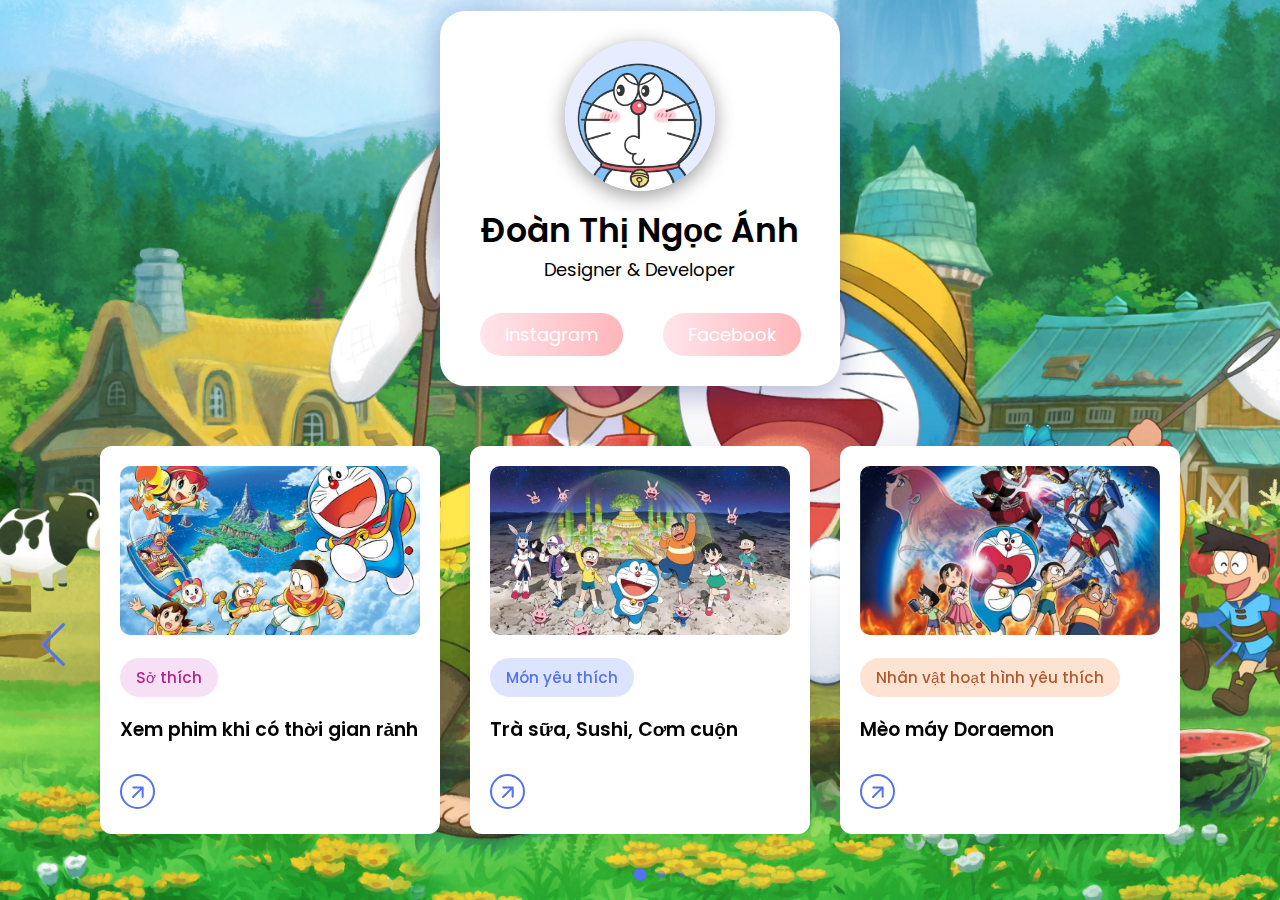
<file: index.html>
<!DOCTYPE html>
<html lang="en">
<head>
  <meta charset="UTF-8">
  <meta name="viewport" content="width=device-width, initial-scale=1.0">
  <title>Card Slider HTML & CSS | CodingNepal</title>
  <!-- Linking Google fonts for icons -->
  <link rel="stylesheet" href="https://fonts.googleapis.com/css2?family=Material+Symbols+Rounded:opsz,wght,FILL,GRAD@24,400,0,0" />
  <!-- Linking SwiperJS CSS -->
  <link rel="stylesheet" href="https://cdn.jsdelivr.net/npm/swiper@11/swiper-bundle.min.css">
  <link rel="stylesheet" href="stylePerson.css">
</head>
<body>
  <!-- Profile Card Section (from User Profile Card) -->
  <section class="main">
    <div class="profile-card">
      <div class="image">
        <img src="Doremon.jpg" alt="Ảnh đại diện" class="profile-pic">
      </div>
      <div class="data">
        <h2>Đoàn Thị Ngọc Ánh</h2>
        <span>Designer & Developer</span>
      </div>
      <div class="buttons">
        <a href="https://www.instagram.com/" class="btn" target="_blank">Instagram</a>
        <a href="https://www.facebook.com/" class="btn" target="_blank">Facebook</a>
      </div>
    </div>
  </section>
  <!-- End Profile Card Section -->

  <!-- Card Slider Section: Đặt BÊN DƯỚI profile card -->
  <div class="container swiper">
    <div class="card-wrapper">
      <!-- Card slides container -->
      <ul class="card-list swiper-wrapper">
        <li class="card-item swiper-slide">
          <a href="#" class="card-link">
            <img src="Do1.jpg" alt="Card Image" class="card-image">
            <p class="badge badge-designer">Sở thích</p>
              <h2 class="card-title">Xem phim khi có thời gian rảnh</h2>
            <button class="card-button material-symbols-rounded">arrow_forward</button>
          </a>
        </li>
        <li class="card-item swiper-slide">
          <a href="#" class="card-link">
            <img src="Do2.jpg" alt="Card Image" class="card-image">
            <p class="badge badge-developer">Món yêu thích</p>
              <h2 class="card-title">Trà sữa, Sushi, Cơm cuộn</h2>
            <button class="card-button material-symbols-rounded">arrow_forward</button>
          </a>
        </li>
        <li class="card-item swiper-slide">
          <a href="#" class="card-link">
            <img src="Do3.jpg" alt="Card Image" class="card-image">
            <p class="badge badge-marketer">Nhân vật hoạt hình yêu thích</p>
             <h2 class="card-title">Mèo máy Doraemon</h2>
            <button class="card-button material-symbols-rounded">arrow_forward</button>
          </a>
        </li>
        <li class="card-item swiper-slide">
          <a href="#" class="card-link">
            <img src="Do4.jpg" alt="Card Image" class="card-image">
            <p class="badge badge-gamer">Thể loại âm nhạc yêu thích</p>
              <h2 class="card-title">US-UK, Pop Balad</h2>
            <button class="card-button material-symbols-rounded">arrow_forward</button>
          </a>
        </li>
        <li class="card-item swiper-slide">
          <a href="#" class="card-link">
            <img src="Do5.jpg" alt="Card Image" class="card-image">
            <p class="badge badge-editor">Thể loại Phim yêu thích</p>
              <h2 class="card-title">Hoạt hình</h2>
            <button class="card-button material-symbols-rounded">arrow_forward</button>
          </a>
        </li>
      </ul>

      <!-- Pagination -->
      <div class="swiper-pagination"></div>

      <!-- Navigation Buttons -->
      <div class="swiper-slide-button swiper-button-prev"></div>
      <div class="swiper-slide-button swiper-button-next"></div>
    </div>
  </div>

  <!-- Linking SwiperJS script -->
  <script src="https://cdn.jsdelivr.net/npm/swiper@11/swiper-bundle.min.js"></script>

  <!-- Linking custom script -->
  <script src="scriptPerson.js"></script>
</body>
</html>
</file>
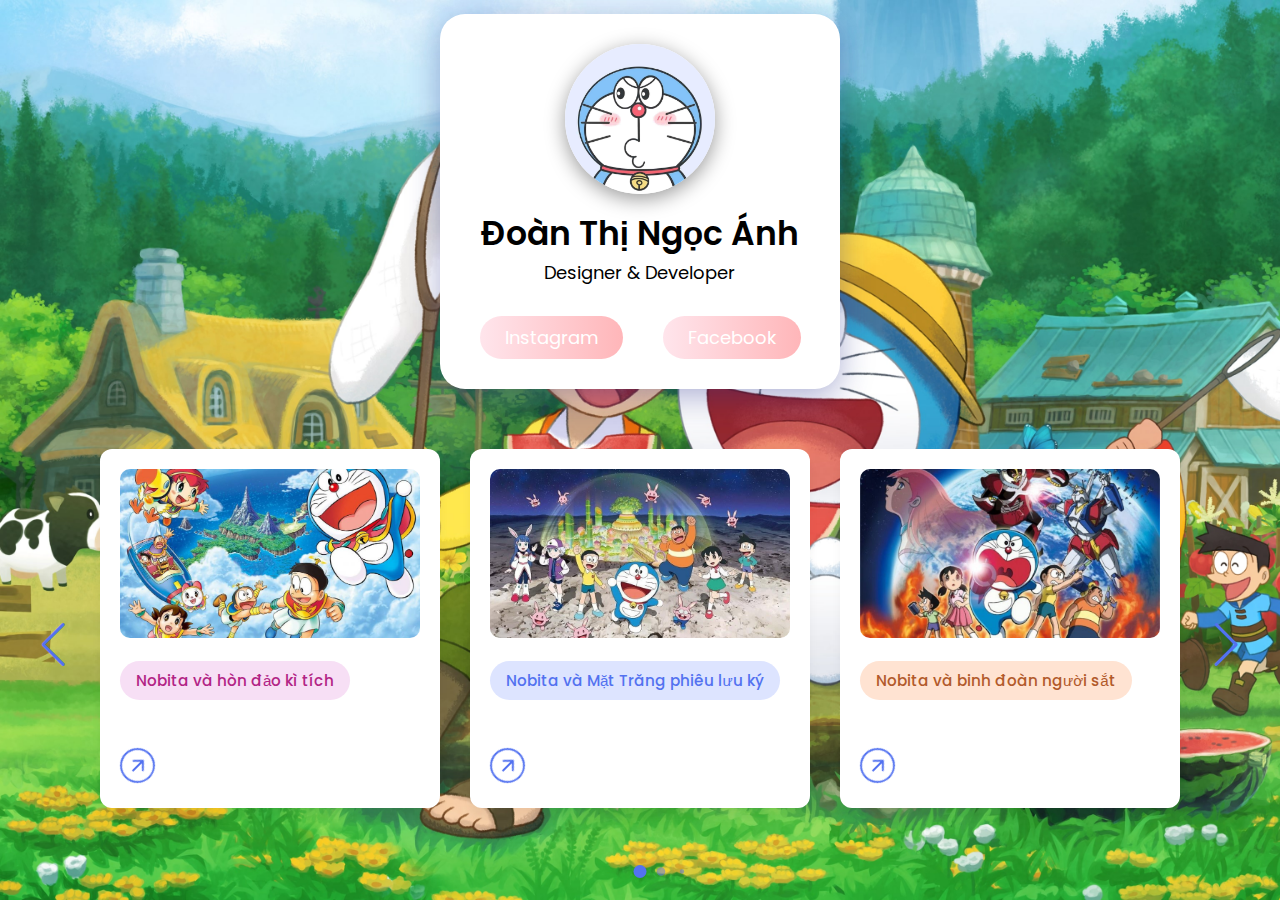
<file: indexPerson.html>
<!DOCTYPE html>
<html lang="en">
<head>
  <meta charset="UTF-8">
  <meta name="viewport" content="width=device-width, initial-scale=1.0">
  <title>Card Slider HTML & CSS | CodingNepal</title>
  <!-- Linking Google fonts for icons -->
  <link rel="stylesheet" href="https://fonts.googleapis.com/css2?family=Material+Symbols+Rounded:opsz,wght,FILL,GRAD@24,400,0,0" />
  <!-- Linking SwiperJS CSS -->
  <link rel="stylesheet" href="https://cdn.jsdelivr.net/npm/swiper@11/swiper-bundle.min.css">
  <link rel="stylesheet" href="stylePerson.css">
</head>
<body>
  <!-- Profile Card Section (from User Profile Card) -->
  <section class="main">
    <div class="profile-card">
      <div class="image">
        <img src="Doremon.jpg" alt="Ảnh đại diện" class="profile-pic">
      </div>
      <div class="data">
        <h2>Đoàn Thị Ngọc Ánh</h2>
        <span>Designer & Developer</span>
      </div>
      <div class="buttons">
        <a href="https://www.instagram.com/" class="btn" target="_blank">Instagram</a>
        <a href="https://www.facebook.com/" class="btn" target="_blank">Facebook</a>
      </div>
    </div>
  </section>
  <!-- End Profile Card Section -->

  <!-- Card Slider Section: Đặt BÊN DƯỚI profile card -->
  <div class="container swiper">
    <div class="card-wrapper">
      <!-- Card slides container -->
      <ul class="card-list swiper-wrapper">
        <li class="card-item swiper-slide">
          <a href="#" class="card-link">
            <img src="ImagesPerson/Do1.jpg" alt="Card Image" class="card-image">
            <p class="badge badge-designer">Nobita và hòn đảo kì tích</p>           
            <button class="card-button material-symbols-rounded">arrow_forward</button>
          </a>
        </li>
        <li class="card-item swiper-slide">
          <a href="#" class="card-link">
            <img src="ImagesPerson/Do2.jpg" alt="Card Image" class="card-image">
            <p class="badge badge-developer">Nobita và Mặt Trăng phiêu lưu ký</p>
            <button class="card-button material-symbols-rounded">arrow_forward</button>
          </a>
        </li>
        <li class="card-item swiper-slide">
          <a href="#" class="card-link">
            <img src="ImagesPerson/Do3.jpg" alt="Card Image" class="card-image">
            <p class="badge badge-marketer">Nobita và binh đoàn người sắt</p>
           
            <button class="card-button material-symbols-rounded">arrow_forward</button>
          </a>
        </li>
        <li class="card-item swiper-slide">
          <a href="#" class="card-link">
            <img src="ImagesPerson/Do4.jpg" alt="Card Image" class="card-image">
            <p class="badge badge-gamer">Nobita và chuyến thám hiểm vùng đất mới</p>
            

            <button class="card-button material-symbols-rounded">arrow_forward</button>
          </a>
        </li>
        <li class="card-item swiper-slide">
          <a href="#" class="card-link">
            <img src="ImagesPerson/Do5.jpg" alt="Card Image" class="card-image">
            <p class="badge badge-editor">Nobita và chuyến du hành biển phương nam</p>
            
            <button class="card-button material-symbols-rounded">arrow_forward</button>
          </a>
        </li>
      </ul>

      <!-- Pagination -->
      <div class="swiper-pagination"></div>

      <!-- Navigation Buttons -->
      <div class="swiper-slide-button swiper-button-prev"></div>
      <div class="swiper-slide-button swiper-button-next"></div>
    </div>
  </div>

  <!-- Linking SwiperJS script -->
  <script src="https://cdn.jsdelivr.net/npm/swiper@11/swiper-bundle.min.js"></script>

  <!-- Linking custom script -->
  <script src="scriptPerson.js"></script>
</body>
</html>
</file>
<file: stylePerson.css>
@import url('https://fonts.googleapis.com/css2?family=Poppins:wght@200;300;400;500&display=swap');
@import url('https://fonts.googleapis.com/css2?family=Inter:opsz,wght@14..32,100..900&display=swap');
*{
  margin: 0;
  padding: 0;
  box-sizing: border-box;
  font-family: 'Poppins', sans-serif;
}
body {
  background: url('background.jpeg') no-repeat center center fixed;
  background-size: cover;
  min-height: 100vh;
  margin: 0;
  display: flex;
  flex-direction: column;
  align-items: center;
  justify-content: center;
}
.main{
  width: 100%;
  display: flex;
  flex-direction: column;
  align-items: center;
  justify-content: center;
  background: none;
  margin-bottom: 40px;
}
.profile-card{
  background: #fff;
  border-radius: 25px;
  box-shadow: 0 8px 32px 0 rgba(31, 38, 135, 0.37);
  padding: 30px;
  max-width: 400px;
  width: 100%;
  display: flex;
  flex-direction: column;
  align-items: center;
  opacity: 1;
}
.image{
  position: relative;
  height: 150px;
  width: 150px;
}
.image .profile-pic{
  width: 100%;
  height: 100%;
  object-fit: cover;
  border-radius: 50%;
  box-shadow: 0 5px 20px rgba(0,0,0,0.4);
}
.data{
  display: flex;
  flex-direction: column;
  align-items: center;
  margin-top: 15px;
}
.data h2{
  font-size: 33px;
  font-weight: 600;
}
span{
  font-size: 18px;
}
.row{
  display: flex;
  align-items: center;
  margin-top: 30px;
}
.row .info{
  text-align: center;
  padding: 0 20px;
}
.buttons{
  display: flex;
  align-items: center;
  margin-top: 30px;
}
.buttons .btn{
  color: #fff;
  text-decoration: none;
  margin: 0 20px;
  padding: 8px 25px;
  border-radius: 25px;
  font-size: 18px;
  white-space: nowrap;
  background: linear-gradient(to left, #ffb6b9 0%, #ffe5ec 100%);
}
.buttons .btn:hover{
  box-shadow: inset 0 5px 20px rgba(0,0,0,0.4);
}
.card-wrapper {
max-width: 1100px;
margin: 0 60px 35px;
padding: 20px 10px;
overflow: hidden;
}
.card-list .card-item {
list-style: none;
}
.card-list .card-item .card-link {
display: block;
background: #fff;
padding: 18px;
user-select: none;
border-radius: 12px;
text-decoration: none;
border: 2px solid transparent;
box-shadow: 0 10px 10px rgba(0, 0, 0, 0.05);
transition: 0.2s ease;
}
.card-list .card-item .card-link:active {
cursor: grabbing;
}
.card-list .card-item .card-link:hover {
border-color: #5372F0;
}
.card-list .card-link .card-image {
width: 100%;
border-radius: 10px;
aspect-ratio: 16 / 9;
object-fit: cover;
}
.card-list .card-link .badge {
color: #5372F0;
width: fit-content;
padding: 8px 16px;
font-size: 0.95rem;
border-radius: 50px;
font-weight: 500;
background: #DDE4FF;
margin: 16px 0 18px;
}
.card-list .card-link .badge-designer {
color: #B22485;
background: #F7DFF5;
}
.card-list .card-link .badge-marketer {
 color: #B25A2B;
background: #FFE3D2;
}
.card-list .card-link .badge-gamer {
color: #205C20;
background: #D6F8D6;
}
.card-list .card-link .badge-editor {
color: #856404;
background: #fff3cd;
}
.card-list .card-link .card-title {
color: #000;
font-size: 1.19rem;
font-weight: 600;
}
.card-list .card-link .card-button {
height: 35px;
width: 35px;
color: #5372F0;
margin: 30px 0 5px;
background: none;
cursor: pointer;
border-radius: 50%;
border: 2px solid #5372F0;
transform: rotate(-45deg);
transition: 0.4s ease;
}
.card-list .card-link:hover .card-button {
color: #fff;
background: #5372F0;
}
.card-wrapper .swiper-pagination-bullet {
height: 13px;
width: 13px;
opacity: 0.5;
background: #5372F0;
}
.card-wrapper .swiper-pagination-bullet-active {
opacity: 1;
}
.card-wrapper .swiper-slide-button {
color: #5372F0;
margin-top: -35px;
}
/* Responsive media query code for small screens */
@media (max-width: 768px) {
.card-wrapper {
margin: 0 10px 25px;
}
.card-wrapper .swiper-slide-button {
display: none;
}
}
.container.swiper {
  display: flex;
  flex-direction: column;
  align-items: center;
  justify-content: center;
}
</file>
